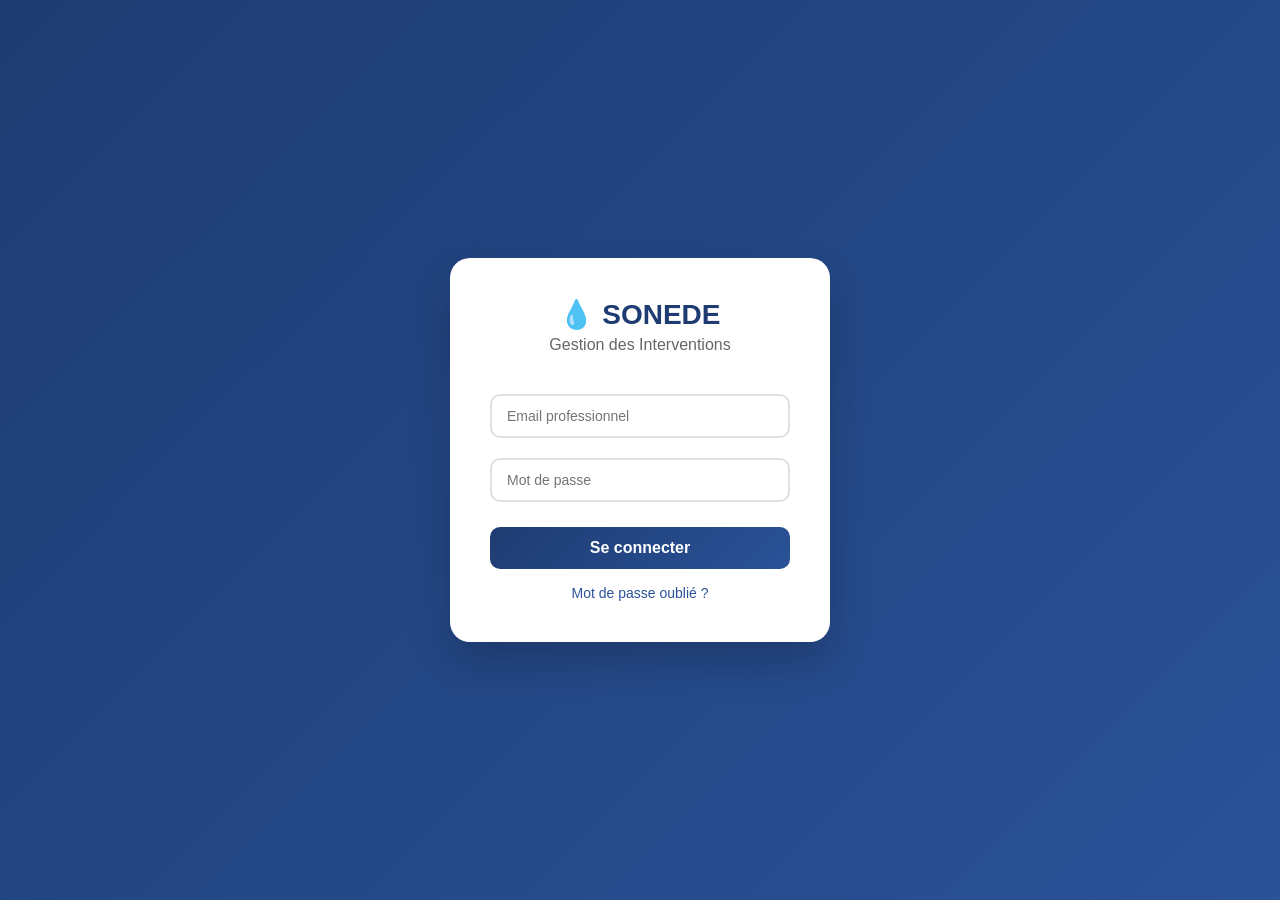
<file: index.html>
<!DOCTYPE html>
<html lang="fr">
<head>
    <meta charset="UTF-8">
    <meta name="viewport" content="width=device-width, initial-scale=1.0">
    <title>SONEDE - Connexion</title>
    <link rel="stylesheet" href="style.css">
</head>
<body class="login-page">
    <div class="card login-card">
        <div class="logo">
            <h1>💧 SONEDE</h1>
            <p>Gestion des Interventions</p>
        </div>
        
        <div id="error-message" class="error-message" style="display: none;">
            ❌ Email ou mot de passe incorrect
        </div>
        
        <input type="email" id="email" placeholder="Email professionnel">
        <input type="password" id="password" placeholder="Mot de passe">
        <button onclick="login()">Se connecter</button>
        <a href="#" class="forgot-link">Mot de passe oublié ?</a>
    </div>

    <script>
        // ========== LES COMPTES ==========
        const users = [
            { email: "chaima@sonede.tn", password: "chaima123", role: "admin" },
            { email: "admin@sonede.tn", password: "admin123", role: "admin" },
            { email: "chef@sonede.tn", password: "chef123", role: "chef" },
            { email: "agent@sonede.tn", password: "agent123", role: "agent" }
        ];

        function login() {
            const email = document.getElementById('email').value;
            const password = document.getElementById('password').value;
            const errorDiv = document.getElementById('error-message');
            
            const user = users.find(u => u.email === email && u.password === password);
            
            if (user) {
                localStorage.setItem('user', JSON.stringify({
                    email: user.email,
                    role: user.role
                }));
                window.location.href = 'dashboard.html';
            } else {
                errorDiv.style.display = 'block';
                setTimeout(() => {
                    errorDiv.style.display = 'none';
                }, 3000);
            }
        }
    </script>
</body>
    </html>
</file>
<file: style.css>
* {
    margin: 0;
    padding: 0;
    box-sizing: border-box;
}

body {
    font-family: 'Segoe UI', Tahoma, Geneva, Verdana, sans-serif;
    min-height: 100vh;
}

/* Page Login */
.login-page {
    background: linear-gradient(135deg, #1e3c72 0%, #2a5298 100%);
    display: flex;
    justify-content: center;
    align-items: center;
}

.login-card {
    background: white;
    padding: 40px;
    border-radius: 20px;
    width: 380px;
    box-shadow: 0 20px 40px rgba(0,0,0,0.2);
    text-align: center;
}

.logo h1 {
    color: #1e3c72;
    font-size: 28px;
    margin-bottom: 5px;
}

.logo p {
    color: #666;
    margin-bottom: 30px;
}

input {
    width: 100%;
    padding: 12px 15px;
    margin: 10px 0;
    border: 2px solid #e0e0e0;
    border-radius: 10px;
    font-size: 14px;
    transition: 0.3s;
}

input:focus {
    outline: none;
    border-color: #2a5298;
}

button {
    width: 100%;
    padding: 12px;
    background: linear-gradient(135deg, #1e3c72, #2a5298);
    color: white;
    border: none;
    border-radius: 10px;
    font-size: 16px;
    font-weight: bold;
    cursor: pointer;
    margin: 15px 0;
    transition: 0.3s;
}

button:hover {
    transform: translateY(-2px);
    box-shadow: 0 5px 15px rgba(0,0,0,0.2);
}

.forgot-link {
    color: #2a5298;
    text-decoration: none;
    font-size: 14px;
}

/* Page Dashboard */
.dashboard-page {
    background: #f5f7fa;
}

.dashboard-container {
    max-width: 1200px;
    margin: 0 auto;
    padding: 20px;
}

.dashboard-header {
    background: white;
    padding: 20px 30px;
    border-radius: 15px;
    margin-bottom: 30px;
    box-shadow: 0 2px 10px rgba(0,0,0,0.1);
    display: flex;
    justify-content: space-between;
    align-items: center;
}

.dashboard-header h1 {
    color: #1e3c72;
    font-size: 24px;
}

.logout-btn {
    background: #dc3545;
    padding: 8px 20px;
    width: auto;
    margin: 0;
}

.add-card, .list-card {
    background: white;
    border-radius: 15px;
    padding: 25px;
    margin-bottom: 30px;
    box-shadow: 0 2px 10px rgba(0,0,0,0.1);
}

.add-card h3, .list-card h3 {
    color: #1e3c72;
    margin-bottom: 20px;
    font-size: 20px;
}

.add-form {
    display: flex;
    gap: 15px;
}

.add-form input {
    flex: 1;
    margin: 0;
}

.add-form button {
    width: auto;
    padding: 12px 30px;
    margin: 0;
}

table {
    width: 100%;
    border-collapse: collapse;
}

th, td {
    padding: 12px;
    text-align: left;
    border-bottom: 1px solid #e0e0e0;
}

th {
    background: #f5f7fa;
    color: #1e3c72;
    font-weight: bold;
}

.status {
    padding: 5px 12px;
    border-radius: 20px;
    font-size: 12px;
    font-weight: bold;
}

.status-pending {
    background: #fff3cd;
    color: #856404;
}

.status-progress {
    background: #cce5ff;
    color: #004085;
}

.status-done {
    background: #d4edda;
    color: #155724;
}

.action-btn {
    padding: 5px 10px;
    margin: 0 3px;
    width: auto;
    font-size: 12px;
    background: #6c757d;
}

.action-btn:hover {
    transform: none;
}

.delete-btn {
    background: #dc3545;
}

.stat-badge {
    background: #1e3c72;
    color: white;
    padding: 5px 12px;
    border-radius: 20px;
    font-size: 14px;
    display: inline-block;
}

.empty-row td {
    text-align: center;
    color: #999;
    padding: 30px;
}

.error-message {
    background: #f8d7da;
    color: #721c24;
    padding: 10px;
    border-radius: 8px;
    margin-bottom: 15px;
    text-align: center;
    font-size: 14px;
    border: 1px solid #f5c6cb;
    }
</file>
